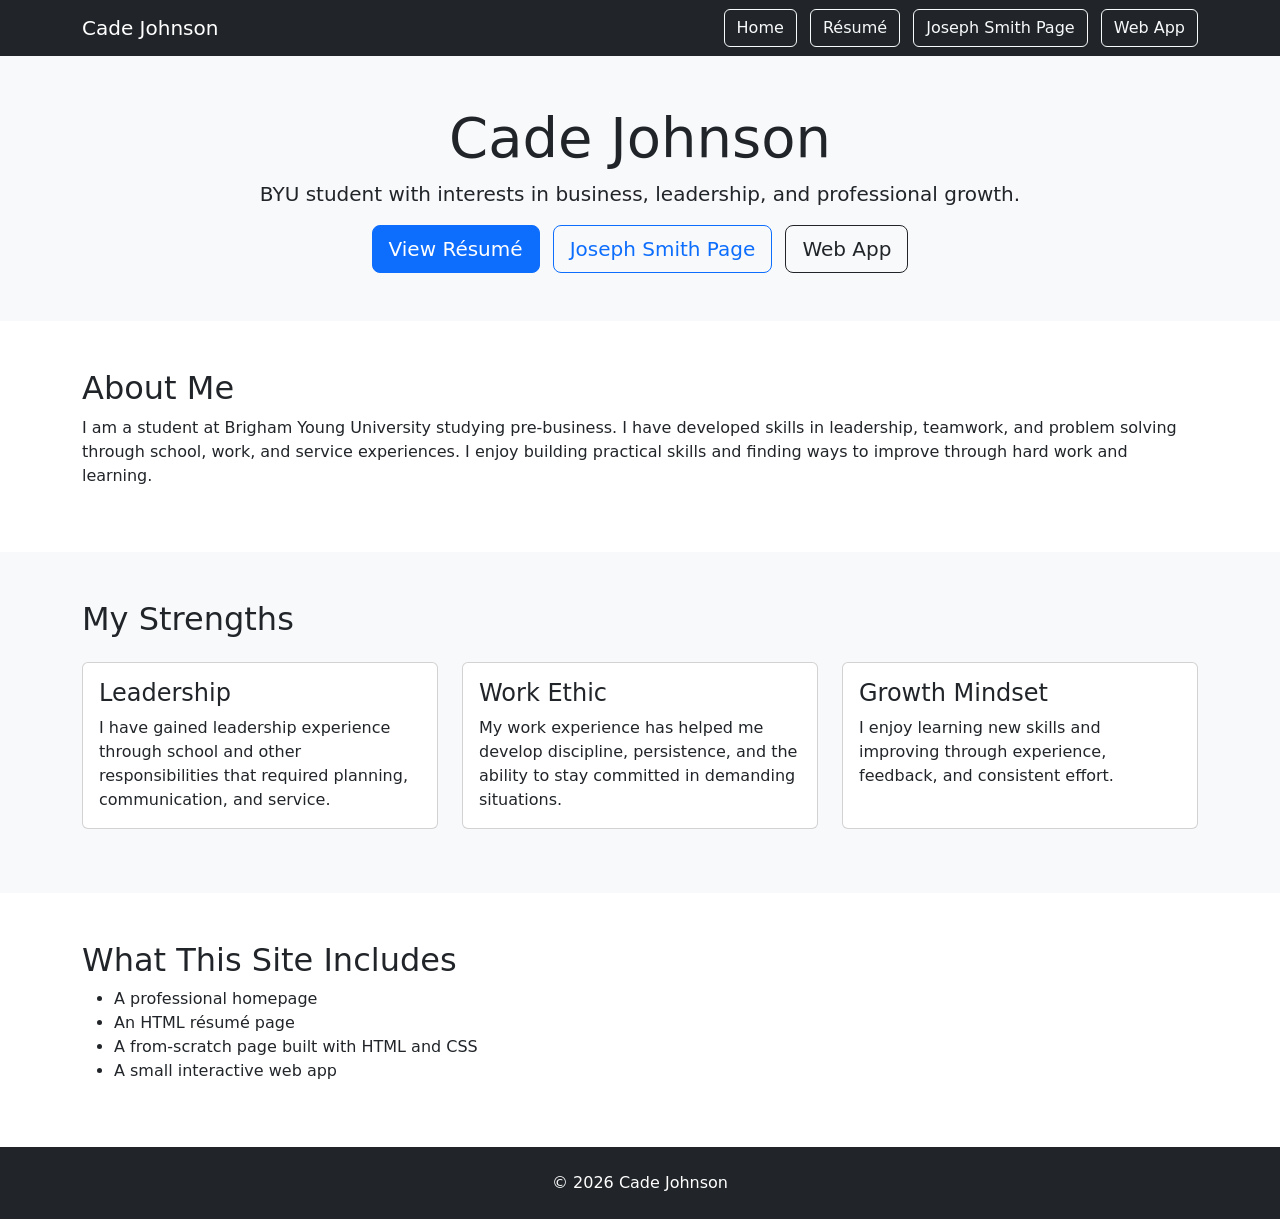
<file: index.html>
<!DOCTYPE html>
<html lang="en">
<head>
    <meta charset="UTF-8">
    <meta name="viewport" content="width=device-width, initial-scale=1.0">
    <title>Cade Johnson | Professional Website</title>

    <link href="https://cdn.jsdelivr.net/npm/bootstrap@5.3.3/dist/css/bootstrap.min.css" rel="stylesheet">
</head>
<body>

    <nav class="navbar navbar-expand-lg navbar-dark bg-dark">
        <div class="container">
            <a class="navbar-brand" href="index.html">Cade Johnson</a>
            <div>
               <a class="btn btn-outline-light me-2" href="index.html">Home</a>
<a class="btn btn-outline-light me-2" href="resume.html">Résumé</a>
<a class="btn btn-outline-light me-2" href="scratch.html">Joseph Smith Page</a>
<a class="btn btn-outline-light" href="app.html">Web App</a>
            </div>
        </div>
    </nav>

    <header class="bg-light text-dark py-5">
        <div class="container text-center">
            <h1 class="display-4">Cade Johnson</h1>
            <p class="lead">BYU student with interests in business, leadership, and professional growth.</p>
            <div class="mt-3">
    <a href="resume.html" class="btn btn-primary btn-lg me-2">View Résumé</a>
    <a href="scratch.html" class="btn btn-outline-primary btn-lg me-2">Joseph Smith Page</a>
    <a href="app.html" class="btn btn-outline-dark btn-lg">Web App</a>
</div>
        </div>
    </header>

    <section class="py-5">
        <div class="container">
            <h2>About Me</h2>
            <p>
                I am a student at Brigham Young University studying pre-business. I have developed skills in leadership,
                teamwork, and problem solving through school, work, and service experiences. I enjoy building practical
                skills and finding ways to improve through hard work and learning.
            </p>
        </div>
    </section>

    <section class="py-5 bg-light">
        <div class="container">
            <h2 class="mb-4">My Strengths</h2>
            <div class="row">
                <div class="col-md-4 mb-3">
                    <div class="card h-100">
                        <div class="card-body">
                            <h4 class="card-title">Leadership</h4>
                            <p class="card-text">
                                I have gained leadership experience through school and other responsibilities that required
                                planning, communication, and service.
                            </p>
                        </div>
                    </div>
                </div>

                <div class="col-md-4 mb-3">
                    <div class="card h-100">
                        <div class="card-body">
                            <h4 class="card-title">Work Ethic</h4>
                            <p class="card-text">
                                My work experience has helped me develop discipline, persistence, and the ability to
                                stay committed in demanding situations.
                            </p>
                        </div>
                    </div>
                </div>

                <div class="col-md-4 mb-3">
                    <div class="card h-100">
                        <div class="card-body">
                            <h4 class="card-title">Growth Mindset</h4>
                            <p class="card-text">
                                I enjoy learning new skills and improving through experience, feedback, and consistent effort.
                            </p>
                        </div>
                    </div>
                </div>
            </div>
        </div>
    </section>

    <section class="py-5">
        <div class="container">
            <h2>What This Site Includes</h2>
            <ul>
                <li>A professional homepage</li>
                <li>An HTML résumé page</li>
                <li>A from-scratch page built with HTML and CSS</li>
                <li>A small interactive web app</li>
            </ul>
        </div>
    </section>

    <footer class="bg-dark text-white text-center py-4">
        <div class="container">
            <p class="mb-0">© 2026 Cade Johnson</p>
        </div>
    </footer>

    <script src="https://cdn.jsdelivr.net/npm/bootstrap@5.3.3/dist/js/bootstrap.bundle.min.js"></script>

</body>
</html>
</file>
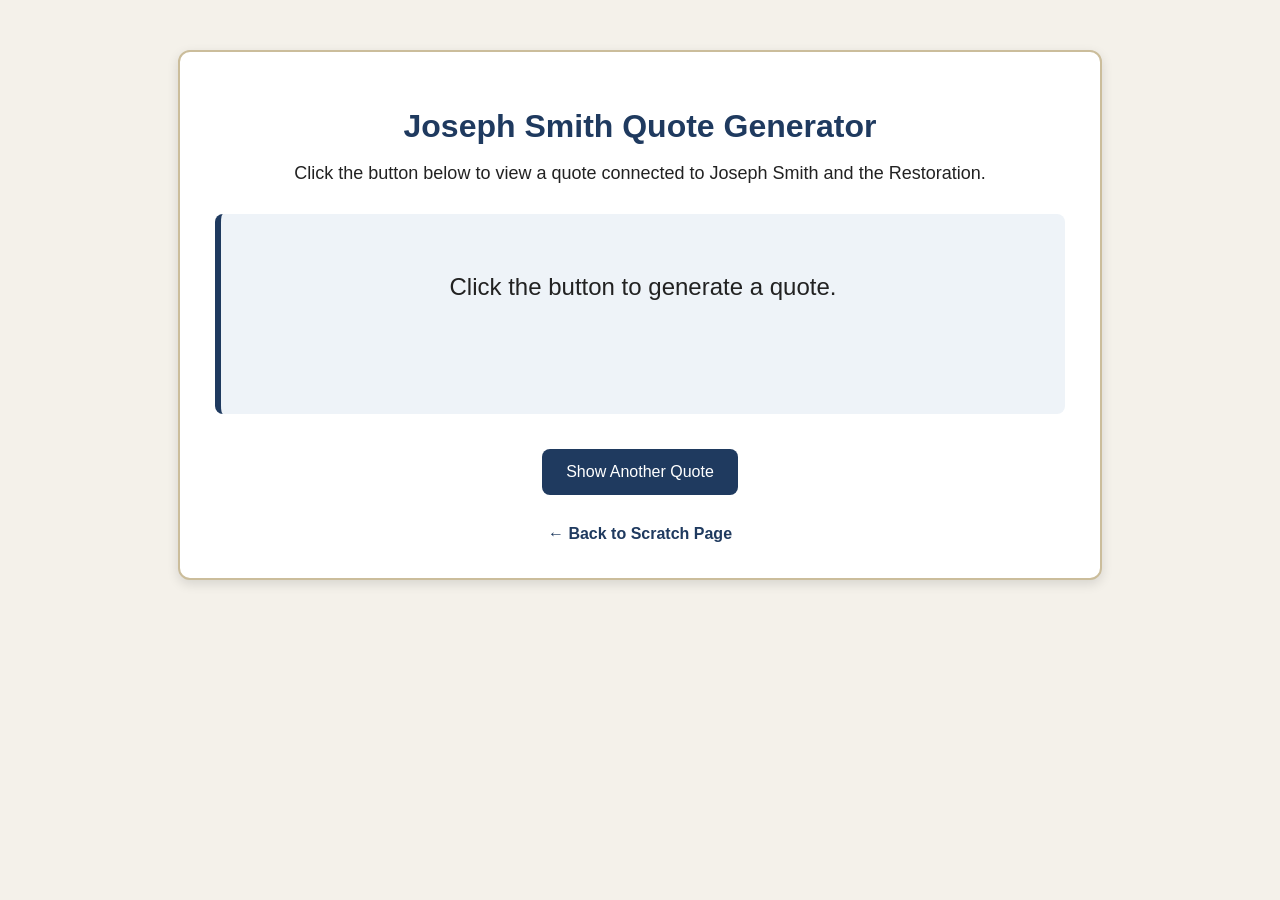
<file: app.html>
<!DOCTYPE html>
<html lang="en">
<head>
    <meta charset="UTF-8">
    <meta name="viewport" content="width=device-width, initial-scale=1.0">
    <title>Joseph Smith Quote Generator</title>
    <style>
        body {
            font-family: Arial, sans-serif;
            background-color: #f4f1ea;
            color: #222222;
            margin: 0;
            padding: 0;
        }

        .app-container {
            max-width: 850px;
            margin: 50px auto;
            background-color: white;
            padding: 35px;
            border: 2px solid #cbbd9b;
            border-radius: 12px;
            box-shadow: 0 4px 12px rgba(0, 0, 0, 0.12);
            text-align: center;
        }

        h1 {
            color: #1f3a5f;
            margin-bottom: 10px;
        }

        .intro {
            font-size: 18px;
            margin-bottom: 30px;
        }

        .quote-box {
            background-color: #eef3f8;
            border-left: 6px solid #1f3a5f;
            padding: 30px;
            margin: 25px 0;
            border-radius: 8px;
            min-height: 140px;
        }

        #quote {
            font-size: 24px;
            line-height: 1.6;
            margin-bottom: 18px;
        }

        #source {
            font-size: 17px;
            color: #555555;
            font-style: italic;
        }

        button {
            background-color: #1f3a5f;
            color: white;
            border: none;
            padding: 14px 24px;
            font-size: 16px;
            border-radius: 8px;
            cursor: pointer;
            margin-top: 10px;
        }

        button:hover {
            background-color: #2c4d77;
        }

        .back-link {
            display: inline-block;
            margin-top: 30px;
            text-decoration: none;
            color: #1f3a5f;
            font-weight: bold;
        }

        .back-link:hover {
            text-decoration: underline;
        }
    </style>
</head>
<body>

    <div class="app-container">
        <h1>Joseph Smith Quote Generator</h1>
        <p class="intro">
            Click the button below to view a quote connected to Joseph Smith and the Restoration.
        </p>

        <div class="quote-box">
            <p id="quote">Click the button to generate a quote.</p>
            <p id="source"></p>
        </div>

        <button onclick="generateQuote()">Show Another Quote</button>

        <br>
        <a class="back-link" href="scratch.html">← Back to Scratch Page</a>
    </div>

    <script>
        const quotes = [
            {
                quote: "I saw a pillar of light exactly over my head, above the brightness of the sun.",
                source: "Joseph Smith—History 1:16"
            },
            {
                quote: "I had actually seen a light, and in the midst of that light I saw two Personages.",
                source: "Joseph Smith—History 1:25"
            },
            {
                quote: "The Book of Mormon is the most correct of any book on earth.",
                source: "Joseph Smith"
            },
            {
                quote: "Happiness is the object and design of our existence.",
                source: "Joseph Smith"
            },
            {
                quote: "By proving contraries, truth is made manifest.",
                source: "Joseph Smith"
            },
            {
                quote: "I teach them correct principles, and they govern themselves.",
                source: "Joseph Smith"
            }
        ];

        function generateQuote() {
            const randomIndex = Math.floor(Math.random() * quotes.length);
            document.getElementById("quote").textContent = '"' + quotes[randomIndex].quote + '"';
            document.getElementById("source").textContent = quotes[randomIndex].source;
        }
    </script>

</body>
</html>
</file>
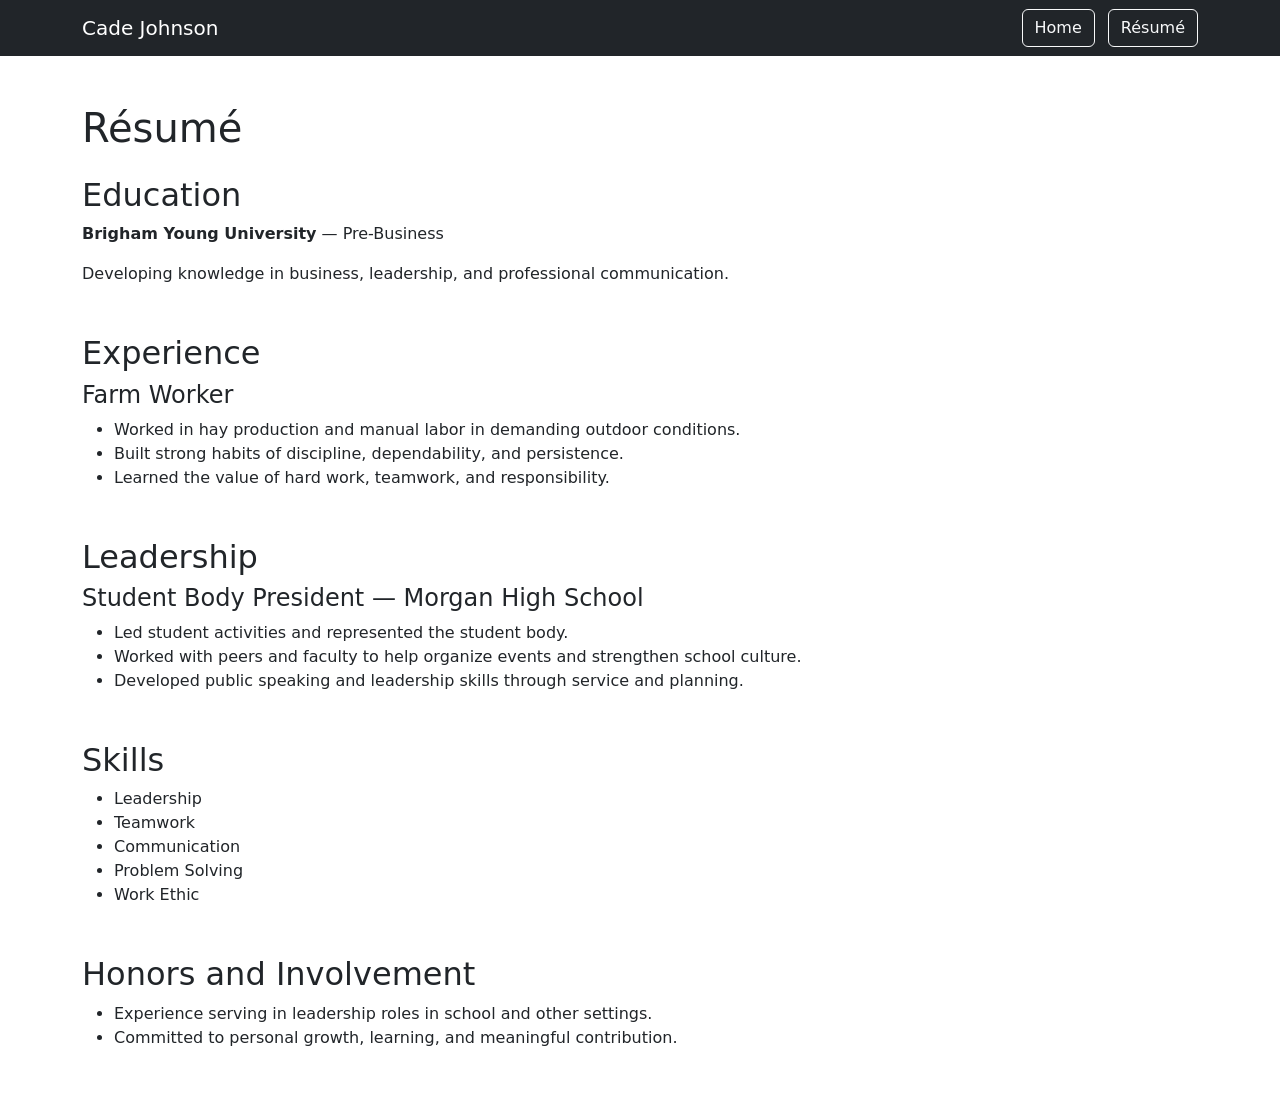
<file: resume.html>
<!DOCTYPE html>
<html lang="en">
<head>
    <meta charset="UTF-8">
    <meta name="viewport" content="width=device-width, initial-scale=1.0">
    <title>Résumé | Cade Johnson</title>

    <link href="https://cdn.jsdelivr.net/npm/bootstrap@5.3.3/dist/css/bootstrap.min.css" rel="stylesheet">
</head>
<body>

    <nav class="navbar navbar-expand-lg navbar-dark bg-dark">
        <div class="container">
            <a class="navbar-brand" href="index.html">Cade Johnson</a>
            <div>
                <a class="btn btn-outline-light me-2" href="index.html">Home</a>
                <a class="btn btn-outline-light" href="resume.html">Résumé</a>
            </div>
        </div>
    </nav>

    <main class="container py-5">
        <h1 class="mb-4">Résumé</h1>

        <section class="mb-5">
            <h2>Education</h2>
            <p><strong>Brigham Young University</strong> — Pre-Business</p>
            <p>Developing knowledge in business, leadership, and professional communication.</p>
        </section>

        <section class="mb-5">
            <h2>Experience</h2>
            <h4>Farm Worker</h4>
            <ul>
                <li>Worked in hay production and manual labor in demanding outdoor conditions.</li>
                <li>Built strong habits of discipline, dependability, and persistence.</li>
                <li>Learned the value of hard work, teamwork, and responsibility.</li>
            </ul>
        </section>

        <section class="mb-5">
            <h2>Leadership</h2>
            <h4>Student Body President — Morgan High School</h4>
            <ul>
                <li>Led student activities and represented the student body.</li>
                <li>Worked with peers and faculty to help organize events and strengthen school culture.</li>
                <li>Developed public speaking and leadership skills through service and planning.</li>
            </ul>
        </section>

        <section class="mb-5">
            <h2>Skills</h2>
            <ul>
                <li>Leadership</li>
                <li>Teamwork</li>
                <li>Communication</li>
                <li>Problem Solving</li>
                <li>Work Ethic</li>
            </ul>
        </section>

        <section>
            <h2>Honors and Involvement</h2>
            <ul>
                <li>Experience serving in leadership roles in school and other settings.</li>
                <li>Committed to personal growth, learning, and meaningful contribution.</li>
            </ul>
        </section>
    </main>

    <script src="https://cdn.jsdelivr.net/npm/bootstrap@5.3.3/dist/js/bootstrap.bundle.min.js"></script>

</body>
</html>
</file>
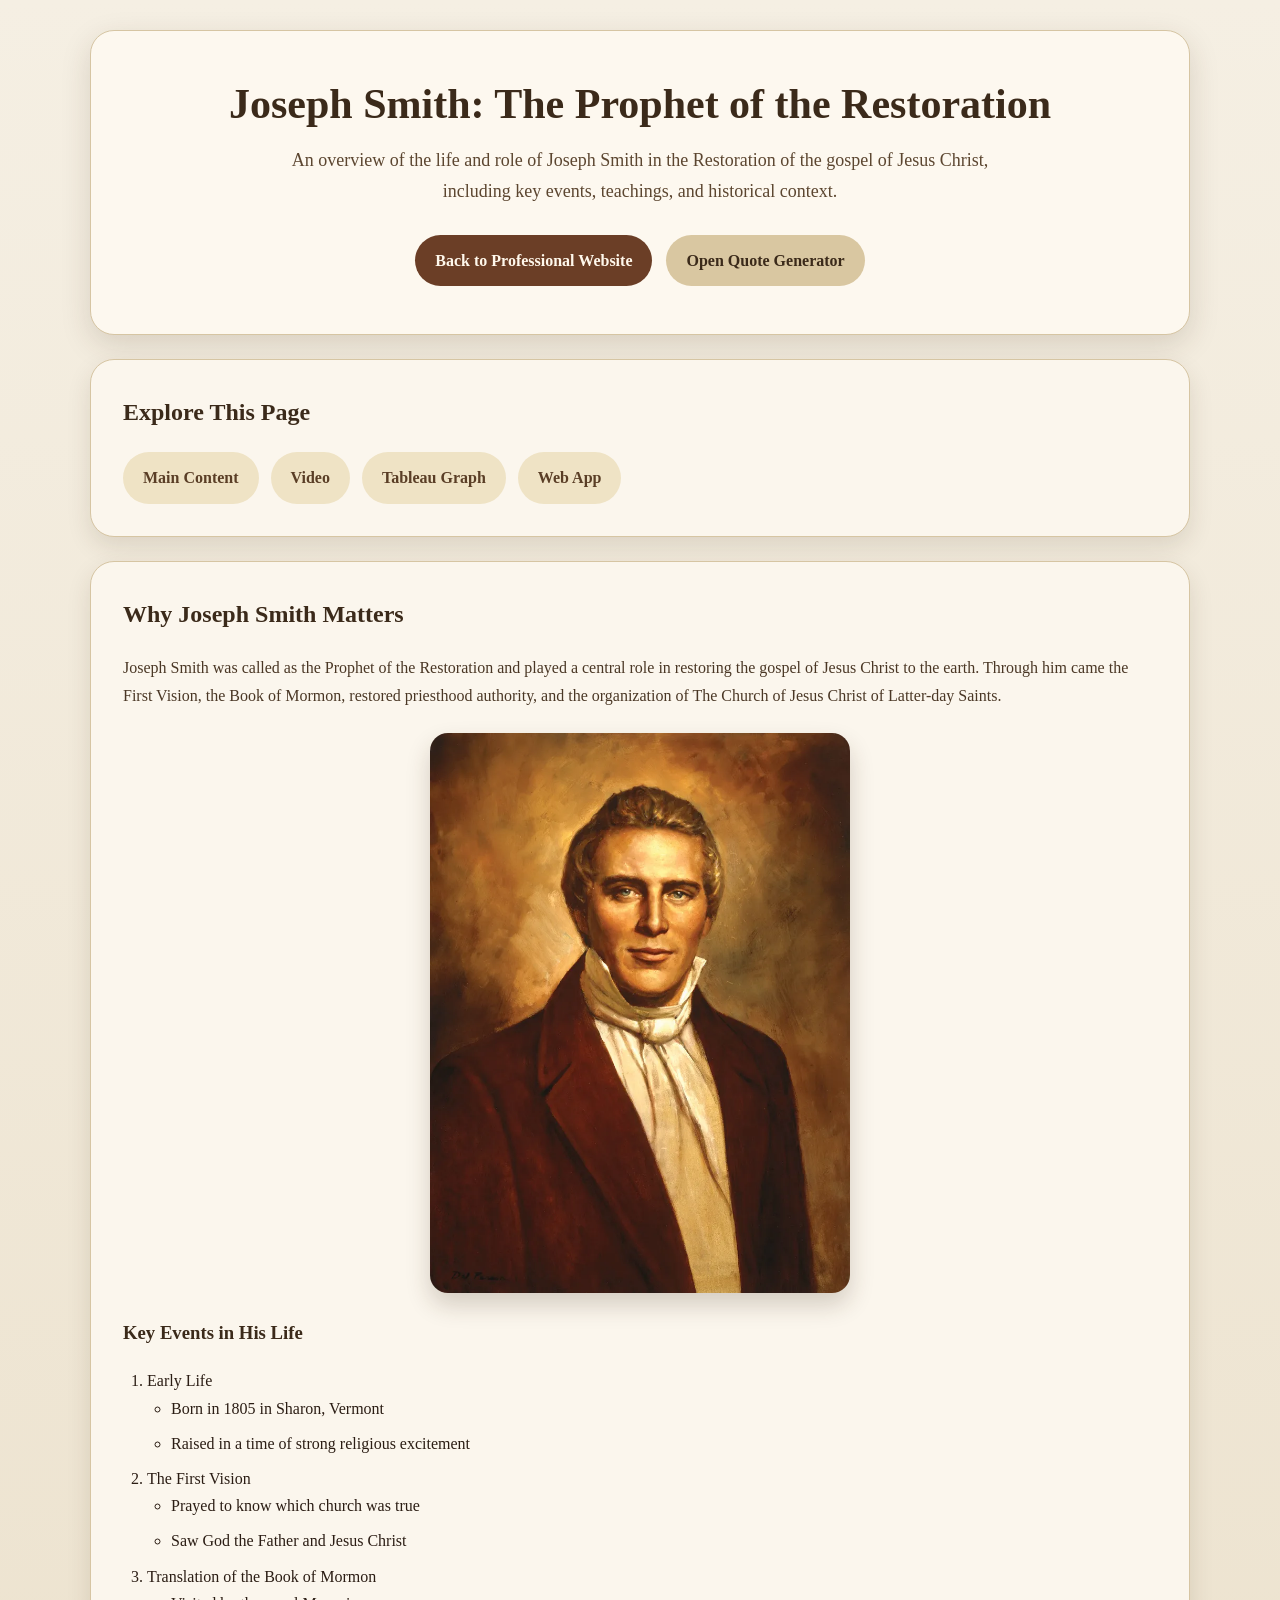
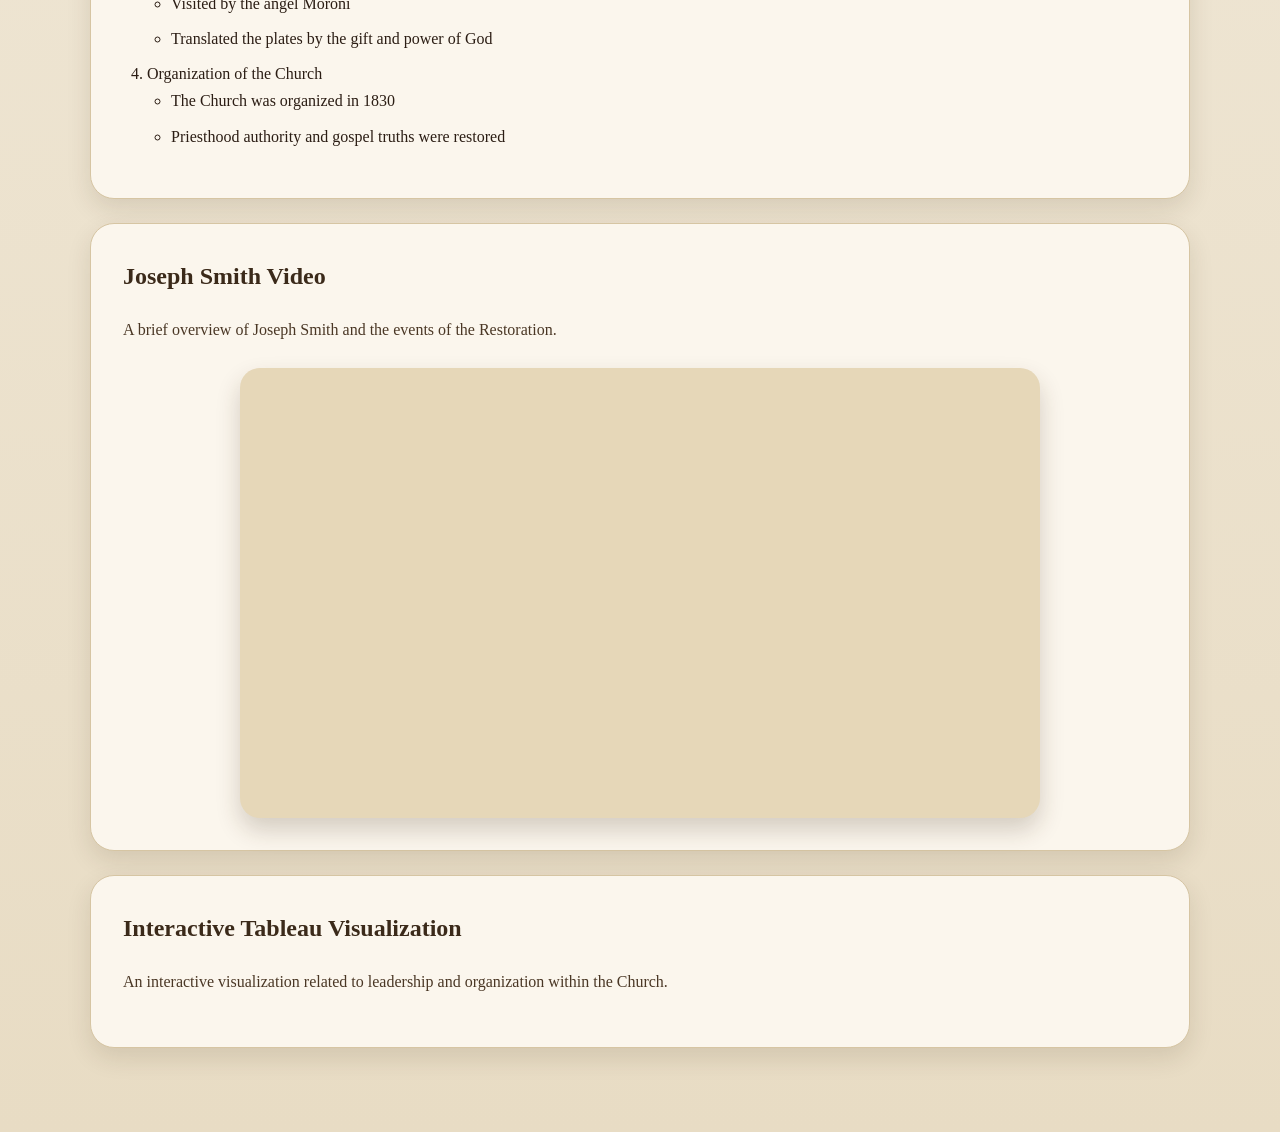
<file: scratch.html>
<!DOCTYPE html>
<html lang="en">
<head>
    <meta charset="UTF-8">
    <meta name="viewport" content="width=device-width, initial-scale=1.0">
    <title>Scratch Page | Cade Johnson</title>
    <link rel="stylesheet" href="styles/scratch.css">
</head>
<body>

    <div class="page-wrapper">

        <header class="hero-section">
            
            <h1>Joseph Smith: The Prophet of the Restoration</h1>
            <p class="hero-text">
    An overview of the life and role of Joseph Smith in the Restoration of the gospel of Jesus Christ,
    including key events, teachings, and historical context.
</p>
            <div class="hero-links">
                <a class="primary-button" href="index.html">Back to Professional Website</a>
                <a class="secondary-button" href="app.html">Open Quote Generator</a>
            </div>
        </header>

        <section class="nav-card">
            <h2>Explore This Page</h2>
            <div class="nav-links-grid">
                <a class="nav-pill" href="#content-section">Main Content</a>
                <a class="nav-pill" href="#video-section">Video</a>
                <a class="nav-pill" href="#tableau-section">Tableau Graph</a>
                <a class="nav-pill" href="app.html">Web App</a>
            </div>
        </section>

        <section class="content-card" id="content-section">
            <h2>Why Joseph Smith Matters</h2>

            <p>
                Joseph Smith was called as the Prophet of the Restoration and played a central role
                in restoring the gospel of Jesus Christ to the earth. Through him came the First Vision,
                the Book of Mormon, restored priesthood authority, and the organization of
                The Church of Jesus Christ of Latter-day Saints.
            </p>

            <img src="images/joseph-smith.jpg" alt="Joseph Smith">

            <h3>Key Events in His Life</h3>

            <ol>
                <li>Early Life
                    <ul>
                        <li>Born in 1805 in Sharon, Vermont</li>
                        <li>Raised in a time of strong religious excitement</li>
                    </ul>
                </li>

                <li>The First Vision
                    <ul>
                        <li>Prayed to know which church was true</li>
                        <li>Saw God the Father and Jesus Christ</li>
                    </ul>
                </li>

                <li>Translation of the Book of Mormon
                    <ul>
                        <li>Visited by the angel Moroni</li>
                        <li>Translated the plates by the gift and power of God</li>
                    </ul>
                </li>

                <li>Organization of the Church
                    <ul>
                        <li>The Church was organized in 1830</li>
                        <li>Priesthood authority and gospel truths were restored</li>
                    </ul>
                </li>
            </ol>
        </section>

        <section class="content-card" id="video-section">
            <h2>Joseph Smith Video</h2>
            <p>
    A brief overview of Joseph Smith and the events of the Restoration.
</p>

            <div class="video-wrapper">
                <iframe
                    src="https://www.youtube.com/embed/1xVw6PsSinI"
                    title="Joseph Smith Video"
                    frameborder="0"
                    allow="accelerometer; autoplay; clipboard-write; encrypted-media; gyroscope; picture-in-picture; web-share"
                    referrerpolicy="strict-origin-when-cross-origin"
                    allowfullscreen>
                </iframe>
            </div>
        </section>

        <section class="content-card" id="tableau-section">
            <h2>Interactive Tableau Visualization</h2>

            <p>
    An interactive visualization related to leadership and organization within the Church.
</p>

            <div class='tableauPlaceholder' id='viz1776273713479' style='position: relative'>
                <noscript>
                    <a href='#'>
                        <img alt='Mobile Dash' src='https://public.tableau.com/static/images/LD/LDSFirstPresidencyMobile/MobileDash/1_rss.png' style='border: none' />
                    </a>
                </noscript>
                <object class='tableauViz' style='display:none;'>
                    <param name='host_url' value='https%3A%2F%2Fpublic.tableau.com%2F' />
                    <param name='embed_code_version' value='3' />
                    <param name='site_root' value='' />
                    <param name='name' value='LDSFirstPresidencyMobile/MobileDash' />
                    <param name='tabs' value='no' />
                    <param name='toolbar' value='yes' />
                    <param name='static_image' value='https://public.tableau.com/static/images/LD/LDSFirstPresidencyMobile/MobileDash/1.png' />
                    <param name='animate_transition' value='yes' />
                    <param name='display_static_image' value='yes' />
                    <param name='display_spinner' value='yes' />
                    <param name='display_overlay' value='yes' />
                    <param name='display_count' value='yes' />
                    <param name='language' value='en-US' />
                </object>
            </div>

            <script type='text/javascript'>
                var divElement = document.getElementById('viz1776273713479');
                var vizElement = divElement.getElementsByTagName('object')[0];
                vizElement.style.width = '100%';
                vizElement.style.height = (divElement.offsetWidth * 0.75) + 'px';
                var scriptElement = document.createElement('script');
                scriptElement.src = 'https://public.tableau.com/javascripts/api/viz_v1.js';
                vizElement.parentNode.insertBefore(scriptElement, vizElement);
            </script>
        </section>

    </div>

</body>
</html>
</file>
<file: styles/scratch.css>
body {
    margin: 0;
    font-family: "Georgia", "Times New Roman", serif;
    color: #2b1d14;
    background: linear-gradient(to bottom, #f5efe3, #e8dcc4);
    line-height: 1.7;
}

.page-wrapper {
    max-width: 1100px;
    margin: 0 auto;
    padding: 30px 20px 60px;
}

/* HERO SECTION */

.hero-section {
    background: #fdf8ef;
    border-radius: 24px;
    padding: 48px 36px;
    margin-bottom: 24px;
    box-shadow: 0 10px 30px rgba(60, 40, 20, 0.15);
    text-align: center;
    border: 1px solid #d6c5a3;
}

.eyebrow {
    text-transform: uppercase;
    letter-spacing: 1.5px;
    font-size: 13px;
    font-weight: bold;
    color: #7a5c3e;
    margin-bottom: 10px;
}

.hero-section h1 {
    margin-top: 0;
    margin-bottom: 16px;
    font-size: 42px;
    line-height: 1.2;
    color: #3b2a1a;
}

.hero-text {
    max-width: 760px;
    margin: 0 auto 28px;
    font-size: 18px;
    color: #5c4630;
}

/* BUTTONS */

.hero-links {
    display: flex;
    justify-content: center;
    gap: 14px;
    flex-wrap: wrap;
}

.primary-button,
.secondary-button,
.nav-pill {
    display: inline-block;
    text-decoration: none;
    border-radius: 999px;
    padding: 12px 20px;
    font-weight: bold;
    transition: all 0.2s ease;
}

.primary-button {
    background-color: #6b3e26; /* dark brown */
    color: #fff8ec;
}

.secondary-button {
    background-color: #d9c7a1; /* parchment tan */
    color: #3b2a1a;
}

.primary-button:hover,
.secondary-button:hover,
.nav-pill:hover {
    transform: translateY(-1px);
    box-shadow: 0 8px 20px rgba(60, 40, 20, 0.25);
}

/* NAVIGATION CARD */

.nav-card,
.content-card {
    background: #fbf6ed;
    border-radius: 24px;
    padding: 32px;
    margin-bottom: 24px;
    box-shadow: 0 10px 25px rgba(60, 40, 20, 0.12);
    border: 1px solid #d6c5a3;
}

.nav-card h2,
.content-card h2,
.content-card h3 {
    color: #3b2a1a;
    margin-top: 0;
}

.nav-links-grid {
    display: flex;
    flex-wrap: wrap;
    gap: 12px;
    margin-top: 18px;
}

.nav-pill {
    background-color: #efe3c5;
    color: #5a3e26;
}

/* TEXT */

.content-card p {
    color: #4a3725;
}

/* IMAGE */

img {
    display: block;
    width: 100%;
    max-width: 420px;
    margin: 24px auto;
    border-radius: 18px;
    box-shadow: 0 12px 24px rgba(60, 40, 20, 0.2);
}

/* VIDEO */

.video-wrapper {
    position: relative;
    width: 100%;
    max-width: 800px;
    margin: 24px auto 0;
    aspect-ratio: 16 / 9;
    border-radius: 20px;
    overflow: hidden;
    box-shadow: 0 12px 24px rgba(60, 40, 20, 0.2);
    background-color: #e6d7b8;
}

.video-wrapper iframe {
    width: 100%;
    height: 100%;
}

/* TABLEAU */

.tableauPlaceholder {
    margin-top: 20px;
    border-radius: 18px;
    overflow: hidden;
}

/* LISTS */

ol, ul {
    padding-left: 24px;
}

li {
    margin-bottom: 8px;
}

/* LINKS */

a {
    color: #5a3e26;
}

a:hover {
    color: #7a5233;
}

/* MOBILE */

@media (max-width: 768px) {
    .hero-section {
        padding: 36px 22px;
    }

    .hero-section h1 {
        font-size: 32px;
    }

    .nav-card,
    .content-card {
        padding: 24px;
    }
}
</file>
